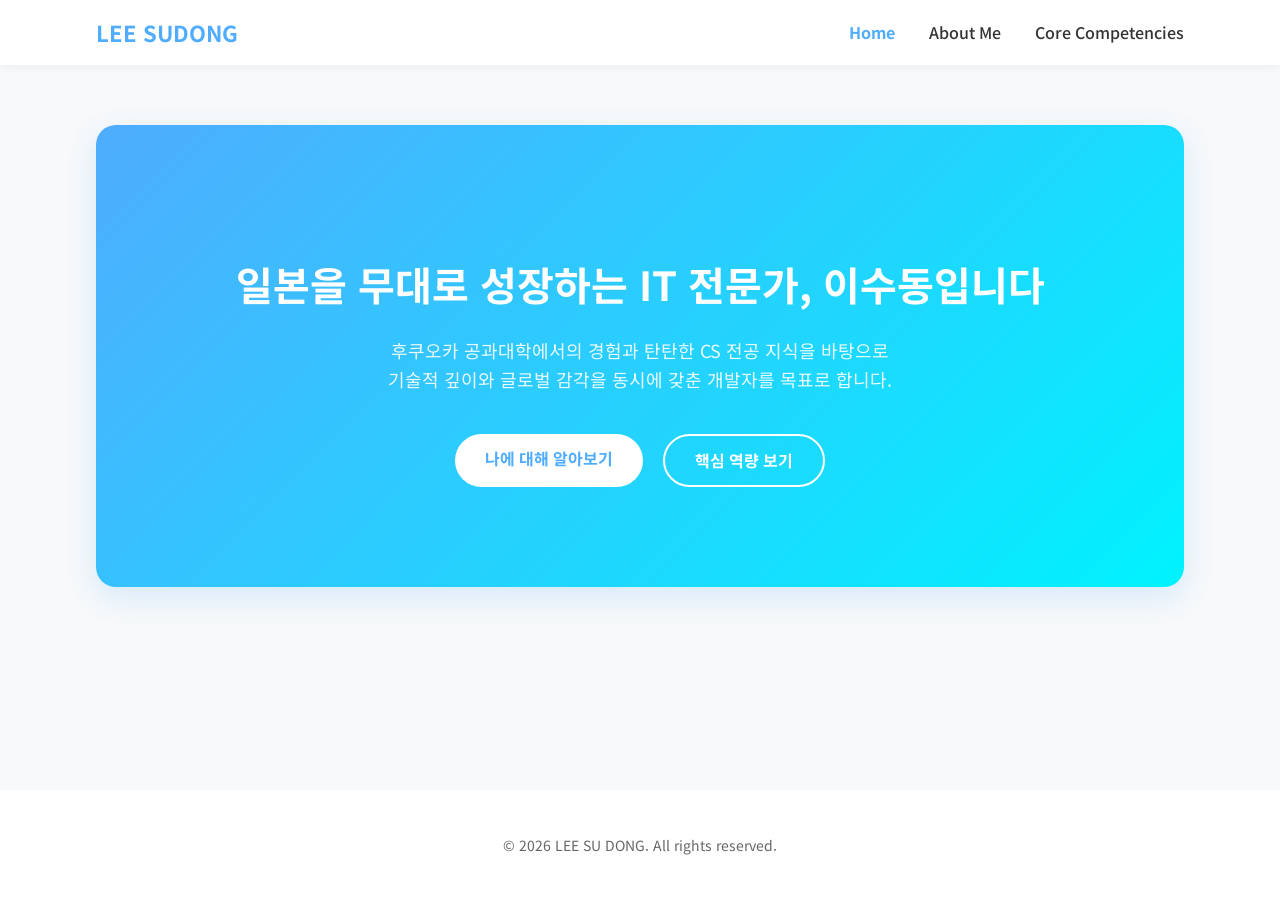
<file: 0727/index.html>
<!DOCTYPE html>
<html lang="ko">
<head>
    <meta charset="UTF-8">
    <meta name="viewport" content="width=device-width, initial-scale=1.0">
    <title>이수동 | 포트폴리오 메인</title>
    <link href="https://fonts.googleapis.com/css2?family=Noto+Sans+KR:wght@300;500;700&display=swap" rel="stylesheet">
    <link rel="stylesheet" href="style.css">
</head>
<body>
    <header>
        <div class="header-container">
            <div class="logo"><a href="index.html">LEE SUDONG </a></div>
            <nav>
                <a href="index.html" class="active">Home</a>
                <a href="about.html">About Me</a>
                <a href="projects.html">Core Competencies</a>
            </nav>
        </div>
    </header>

    <main>
        <div class="hero">
            <h1>일본을 무대로 성장하는 IT 전문가, 이수동입니다</h1>
            <p>후쿠오카 공과대학에서의 경험과 탄탄한 CS 전공 지식을 바탕으로<br>기술적 깊이와 글로벌 감각을 동시에 갖춘 개발자를 목표로 합니다.</p>
            <div class="btn-group">
                <a href="about.html" class="btn btn-primary">나에 대해 알아보기</a>
                <a href="projects.html" class="btn btn-outline">핵심 역량 보기</a>
            </div>
        </div>
    </main>

    <footer>
        <p>© 2026 LEE SU DONG. All rights reserved.</p>
    </footer>
</body>
</html>
</file>
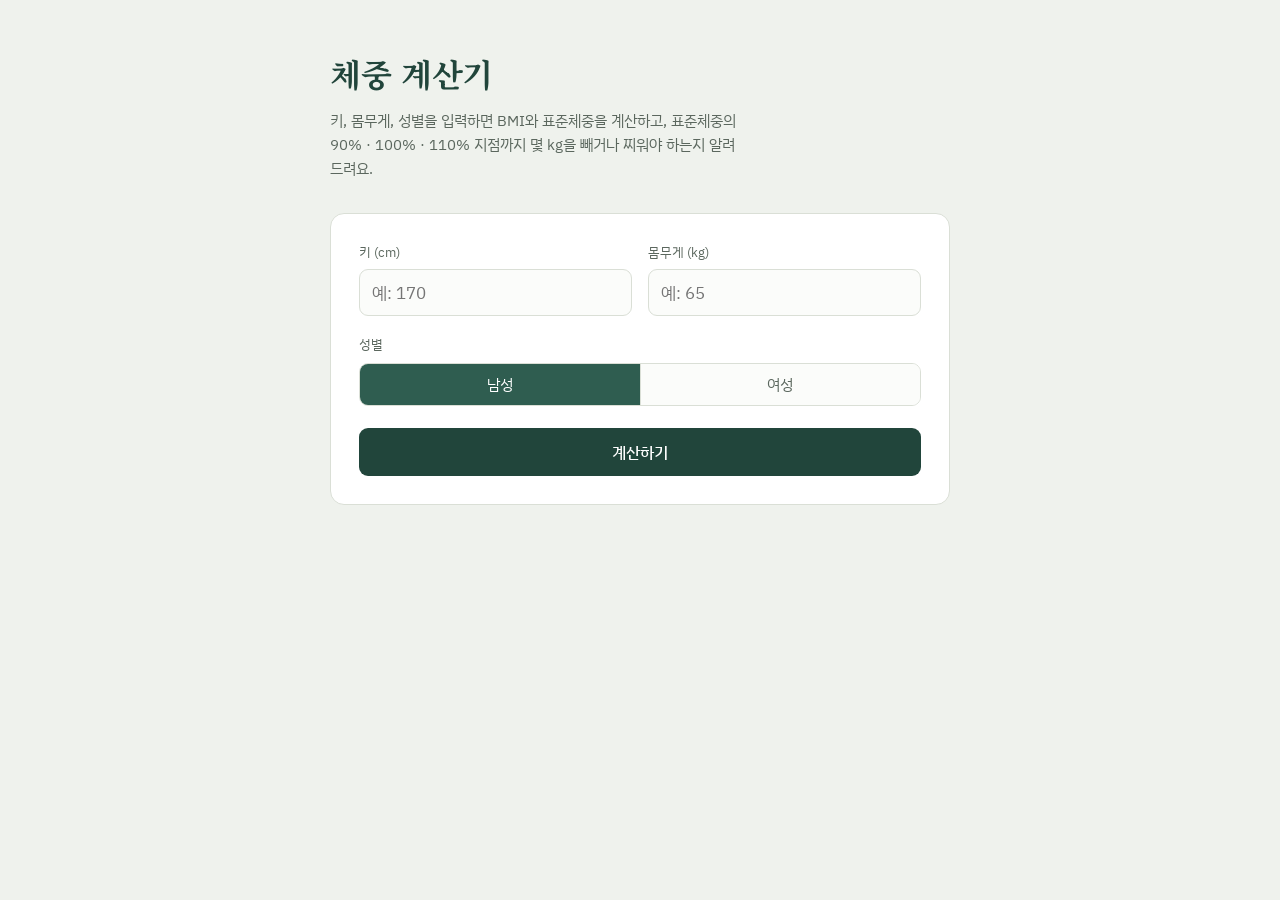
<file: 0915/bmi 계산기/index.html>
<!DOCTYPE html>
<html lang="ko">
<head>
<meta charset="UTF-8">
<meta name="viewport" content="width=device-width, initial-scale=1.0">
<title>체중 계산기</title>
<link rel="preconnect" href="https://fonts.googleapis.com">
<link rel="preconnect" href="https://fonts.gstatic.com" crossorigin>
<link href="https://fonts.googleapis.com/css2?family=Noto+Serif+KR:wght@500;700&family=IBM+Plex+Sans+KR:wght@400;500;600&display=swap" rel="stylesheet">
<style>
  :root{
    --bg: #EFF2ED;
    --surface: #FFFFFF;
    --line: #DADFD6;
    --ink: #1E2A22;
    --ink-soft: #5B675E;
    --pine: #2F5D50;
    --pine-deep: #21453B;
    --blue: #3E6E9E;
    --green: #2F6B4F;
    --amber: #B8842E;
    --rust: #B5502E;
  }
  *{ box-sizing: border-box; }
  html,body{ margin:0; padding:0; }
  body{
    background: var(--bg);
    color: var(--ink);
    font-family: 'IBM Plex Sans KR', sans-serif;
    line-height: 1.6;
    padding: 48px 20px 80px;
  }
  .page{
    max-width: 620px;
    margin: 0 auto;
  }
  header{ margin-bottom: 32px; }
  h1{
    font-family: 'Noto Serif KR', serif;
    font-weight: 700;
    font-size: 32px;
    margin: 0 0 10px;
    color: var(--pine-deep);
    letter-spacing: -0.01em;
  }
  .lede{
    margin: 0;
    color: var(--ink-soft);
    font-size: 15px;
    max-width: 46ch;
  }
  .card{
    background: var(--surface);
    border: 1px solid var(--line);
    border-radius: 14px;
    padding: 28px;
  }
  .card + .card{ margin-top: 20px; }
  .field-row{
    display: grid;
    grid-template-columns: 1fr 1fr;
    gap: 16px;
    margin-bottom: 18px;
  }
  label.field{ display:flex; flex-direction:column; gap:6px; }
  .field span{ font-size: 13px; color: var(--ink-soft); }
  input[type=number]{
    font-family: inherit;
    font-size: 17px;
    padding: 11px 12px;
    border: 1px solid var(--line);
    border-radius: 9px;
    background: #FBFCFA;
    color: var(--ink);
    width: 100%;
  }
  input[type=number]:focus{
    outline: 2px solid var(--pine);
    outline-offset: 1px;
    border-color: var(--pine);
  }
  .gender-field{ margin-bottom: 22px; }
  .gender-field > span{
    display:block;
    font-size: 13px;
    color: var(--ink-soft);
    margin-bottom: 8px;
  }
  .segmented{
    display: flex;
    border: 1px solid var(--line);
    border-radius: 9px;
    overflow: hidden;
  }
  .seg-btn{
    flex: 1;
    padding: 10px 0;
    border: none;
    background: #FBFCFA;
    color: var(--ink-soft);
    font-family: inherit;
    font-size: 15px;
    cursor: pointer;
    transition: background .15s ease, color .15s ease;
  }
  .seg-btn + .seg-btn{ border-left: 1px solid var(--line); }
  .seg-btn.active{
    background: var(--pine);
    color: #fff;
  }
  .submit-btn{
    width: 100%;
    padding: 13px 0;
    border: none;
    border-radius: 9px;
    background: var(--pine-deep);
    color: #fff;
    font-family: inherit;
    font-size: 16px;
    font-weight: 500;
    cursor: pointer;
    transition: background .15s ease;
  }
  .submit-btn:hover{ background: var(--pine); }

  .result{ display:none; }
  .result.show{ display:block; }

  .headline-row{
    display:flex;
    align-items: baseline;
    gap: 14px;
    flex-wrap: wrap;
    margin-bottom: 4px;
  }
  .bmi-number{
    font-family: 'Noto Serif KR', serif;
    font-weight: 700;
    font-size: 44px;
    color: var(--pine-deep);
    line-height: 1;
  }
  .bmi-unit{ font-size: 15px; color: var(--ink-soft); }
  .chip{
    display:inline-block;
    padding: 4px 11px;
    border-radius: 999px;
    font-size: 13px;
    font-weight: 500;
    color: #fff;
  }
  .sub-line{
    color: var(--ink-soft);
    font-size: 14px;
    margin: 4px 0 22px;
  }

  .bar-wrap{ margin: 26px 0 8px; }
  .bar-label-row{
    display:flex;
    justify-content: space-between;
    font-size: 12px;
    color: var(--ink-soft);
    margin-bottom: 6px;
  }
  .bar{
    position: relative;
    height: 10px;
    border-radius: 999px;
    background: linear-gradient(to right, var(--blue) 0 33.3%, var(--green) 33.3% 66.7%, var(--amber) 66.7% 83.3%, var(--rust) 83.3% 100%);
    margin: 0 3px;
  }
  .tick{
    position: absolute;
    top: -4px;
    width: 2px;
    height: 18px;
    background: var(--ink);
    opacity: 0.35;
    transform: translateX(-1px);
  }
  .tick-label{
    position: absolute;
    top: 16px;
    font-size: 11px;
    color: var(--ink-soft);
    transform: translateX(-50%);
    white-space: nowrap;
  }
  .marker{
    position: absolute;
    top: -9px;
    width: 0; height: 0;
    border-left: 7px solid transparent;
    border-right: 7px solid transparent;
    border-top: 9px solid var(--pine-deep);
    transform: translateX(-7px);
  }
  .bar-area{ position: relative; height: 44px; margin-bottom: 8px; }

  .targets{
    margin-top: 34px;
    display: flex;
    flex-direction: column;
    gap: 10px;
  }
  .target-row{
    display:flex;
    align-items: center;
    justify-content: space-between;
    gap: 12px;
    padding: 14px 16px;
    border: 1px solid var(--line);
    border-radius: 10px;
    background: #FBFCFA;
  }
  .target-left{ display:flex; flex-direction: column; gap: 3px; }
  .target-name{ font-size: 14px; font-weight: 500; }
  .target-weight{ font-size: 12px; color: var(--ink-soft); }
  .target-diff{
    font-size: 15px;
    font-weight: 600;
    white-space: nowrap;
  }
  .diff-down{ color: var(--rust); }
  .diff-up{ color: var(--blue); }
  .diff-none{ color: var(--green); }

  .note{
    margin-top: 22px;
    font-size: 12.5px;
    color: var(--ink-soft);
    border-top: 1px solid var(--line);
    padding-top: 14px;
  }

  @media (max-width: 480px){
    .field-row{ grid-template-columns: 1fr; }
    .bmi-number{ font-size: 38px; }
  }
</style>
</head>
<body>
<div class="page">
  <header>
    <h1>체중 계산기</h1>
    <p class="lede">키, 몸무게, 성별을 입력하면 BMI와 표준체중을 계산하고, 표준체중의 90% · 100% · 110% 지점까지 몇 kg을 빼거나 찌워야 하는지 알려드려요.</p>
  </header>

  <form id="calc-form" class="card">
    <div class="field-row">
      <label class="field">
        <span>키 (cm)</span>
        <input type="number" id="height" min="100" max="230" step="0.1" placeholder="예: 170" required>
      </label>
      <label class="field">
        <span>몸무게 (kg)</span>
        <input type="number" id="weight" min="20" max="250" step="0.1" placeholder="예: 65" required>
      </label>
    </div>
    <div class="gender-field">
      <span>성별</span>
      <div class="segmented" id="gender-toggle">
        <button type="button" class="seg-btn active" data-gender="male">남성</button>
        <button type="button" class="seg-btn" data-gender="female">여성</button>
      </div>
    </div>
    <button type="submit" class="submit-btn">계산하기</button>
  </form>

  <section id="result" class="card result">
    <div class="headline-row">
      <span class="bmi-number" id="bmi-value">0.0</span>
      <span class="bmi-unit">BMI</span>
      <span class="chip" id="bmi-chip">정상</span>
    </div>
    <p class="sub-line" id="sub-line">표준체중 0.0kg · 표준체중 대비 0%</p>

    <div class="bar-wrap">
      <div class="bar-area">
        <div class="bar" id="bar"></div>
      </div>
    </div>

    <div class="targets" id="targets"></div>

    <p class="note">표준체중은 (신장(cm) − 100) × 0.9(남성) / 0.85(여성)로 계산했어요. BMI 지수 자체는 18~40 내외 범위라, 말씀하신 90 · 100 · 110은 표준체중 대비 비율(%)로 해석해 표시했어요. 의학적 진단이 아닌 참고용 수치예요.</p>
  </section>
</div>

<script>
  const genderToggle = document.getElementById('gender-toggle');
  const heightInput = document.getElementById('height');
  const weightInput = document.getElementById('weight');
  let gender = 'male';

  genderToggle.addEventListener('click', (e) => {
    const btn = e.target.closest('.seg-btn');
    if(!btn) return;
    genderToggle.querySelectorAll('.seg-btn').forEach(b => b.classList.remove('active'));
    btn.classList.add('active');
    gender = btn.dataset.gender;
    calculate();
  });

  function bmiCategory(bmi){
    if(bmi < 18.5) return {label:'저체중', color:'var(--blue)'};
    if(bmi < 23) return {label:'정상', color:'var(--green)'};
    if(bmi < 25) return {label:'과체중', color:'var(--amber)'};
    if(bmi < 30) return {label:'비만 1단계', color:'var(--rust)'};
    return {label:'비만 2단계 이상', color:'var(--rust)'};
  }

  function pctCategory(pct){
    if(pct < 90) return {label:'저체중', color:'var(--blue)'};
    if(pct <= 110) return {label:'정상', color:'var(--green)'};
    if(pct <= 120) return {label:'과체중', color:'var(--amber)'};
    return {label:'비만', color:'var(--rust)'};
  }

  function fmt(n){ return (Math.round(n*10)/10).toFixed(1); }

  const form = document.getElementById('calc-form');
  const result = document.getElementById('result');

  function calculate(){
    const heightCm = parseFloat(heightInput.value);
    const weightKg = parseFloat(weightInput.value);
    if(!heightCm || !weightKg || heightCm <= 0 || weightKg <= 0){
      result.classList.remove('show');
      return;
    }

    const heightM = heightCm / 100;
    const bmi = weightKg / (heightM * heightM);
    const standard = gender === 'male' ? (heightCm - 100) * 0.9 : (heightCm - 100) * 0.85;
    const pct = (weightKg / standard) * 100;

    const bCat = bmiCategory(bmi);
    const pCat = pctCategory(pct);

    document.getElementById('bmi-value').textContent = fmt(bmi);
    const chip = document.getElementById('bmi-chip');
    chip.textContent = bCat.label;
    chip.style.background = bCat.color;

    document.getElementById('sub-line').innerHTML =
      `표준체중 <strong>${fmt(standard)}kg</strong> · 표준체중 대비 <strong>${fmt(pct)}%</strong> (${pCat.label})`;

    // bar marker
    const bar = document.getElementById('bar');
    bar.querySelectorAll('.tick, .tick-label, .marker').forEach(el => el.remove());

    const rangeMin = 70, rangeMax = 130;
    const posOf = (v) => Math.max(0, Math.min(100, ((v - rangeMin) / (rangeMax - rangeMin)) * 100));

    [90, 100, 110].forEach(v => {
      const tick = document.createElement('div');
      tick.className = 'tick';
      tick.style.left = posOf(v) + '%';
      bar.appendChild(tick);
      const label = document.createElement('div');
      label.className = 'tick-label';
      label.style.left = posOf(v) + '%';
      label.textContent = v + '%';
      bar.appendChild(label);
    });

    const marker = document.createElement('div');
    marker.className = 'marker';
    marker.style.left = posOf(pct) + '%';
    bar.appendChild(marker);

    // targets
    const targetsEl = document.getElementById('targets');
    targetsEl.innerHTML = '';
    [90, 100, 110].forEach(v => {
      const targetWeight = standard * (v / 100);
      const diff = weightKg - targetWeight;
      const row = document.createElement('div');
      row.className = 'target-row';

      let diffText, diffClass;
      if(Math.abs(diff) < 0.05){
        diffText = '이미 도달';
        diffClass = 'diff-none';
      } else if(diff > 0){
        diffText = `▼ ${fmt(diff)}kg 감량`;
        diffClass = 'diff-down';
      } else {
        diffText = `▲ ${fmt(-diff)}kg 증량`;
        diffClass = 'diff-up';
      }

      row.innerHTML = `
        <div class="target-left">
          <span class="target-name">표준체중 ${v}%</span>
          <span class="target-weight">목표 ${fmt(targetWeight)}kg</span>
        </div>
        <span class="target-diff ${diffClass}">${diffText}</span>
      `;
      targetsEl.appendChild(row);
    });

    result.classList.add('show');
  }

  heightInput.addEventListener('input', calculate);
  weightInput.addEventListener('input', calculate);

  form.addEventListener('submit', (e) => {
    e.preventDefault();
    calculate();
    if(result.classList.contains('show')){
      result.scrollIntoView({ behavior: 'smooth', block: 'nearest' });
    }
  });
</script>
</body>
</html>
</file>
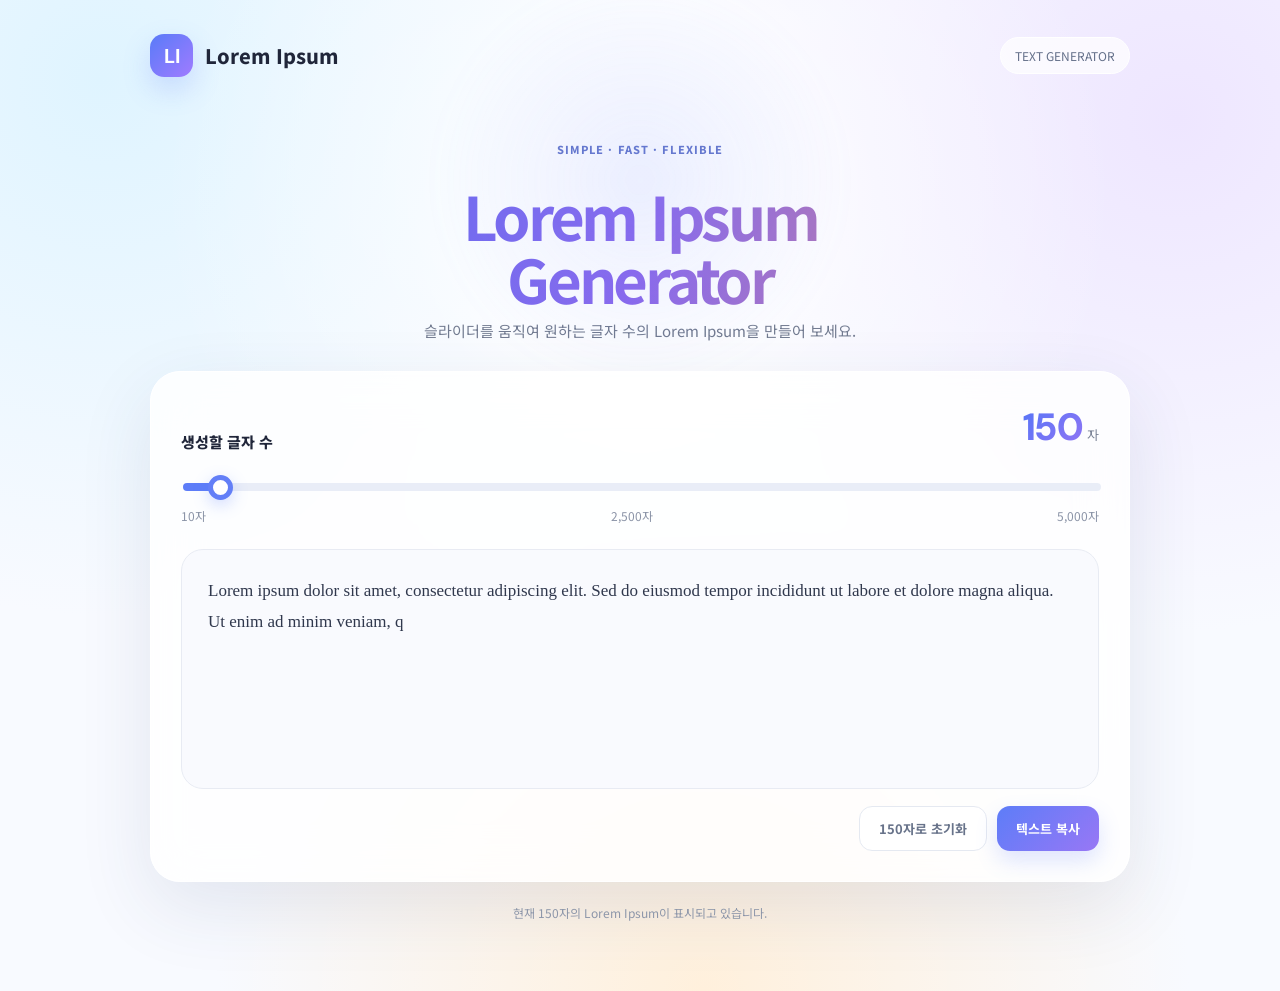
<file: 0915/Lorem Ipsum 생성기/index.html>
<!DOCTYPE html>
<html lang="ko">
<head>
<meta charset="UTF-8">
<meta name="viewport" content="width=device-width, initial-scale=1.0">
<title>Lorem Ipsum Generator</title>
<style>
@import url('https://fonts.googleapis.com/css2?family=DM+Sans:wght@500;600;700;800&family=Noto+Sans+KR:wght@400;600;700;800&display=swap');
:root{--mx:50%;--my:20%;--ink:#20263a;--muted:#727b90}
*{box-sizing:border-box}
body{margin:0;min-height:100vh;font-family:"Noto Sans KR","DM Sans",sans-serif;color:var(--ink);
background:radial-gradient(circle at var(--mx) var(--my),rgba(255,255,255,.98) 0 7%,rgba(255,255,255,.4) 23%,transparent 47%),
radial-gradient(circle at 8% 8%,#dff4ff,transparent 36%),
radial-gradient(circle at 92% 12%,#eee6ff,transparent 35%),
radial-gradient(circle at 55% 100%,#fff0dc,transparent 40%),#f8faff;overflow-x:hidden}
body:before{content:"";position:fixed;pointer-events:none;width:430px;height:430px;border-radius:50%;
left:calc(var(--mx) - 215px);top:calc(var(--my) - 215px);
background:radial-gradient(circle,rgba(106,133,255,.14),transparent 68%);filter:blur(12px);transition:left .55s ease,top .55s ease}
.wrap{width:min(980px,92%);margin:auto;padding:34px 0 70px}
header{display:flex;justify-content:space-between;align-items:center;margin-bottom:55px}
.brand{display:flex;align-items:center;gap:12px;font-weight:800;font-size:20px}
.mark{width:43px;height:43px;border-radius:14px;display:grid;place-items:center;color:#fff;font-family:"DM Sans";
background:linear-gradient(135deg,#597bf8,#a07bff);box-shadow:0 12px 28px rgba(91,124,250,.22)}
.badge{font-size:12px;color:#64708a;padding:9px 14px;border-radius:999px;background:rgba(255,255,255,.72);border:1px solid #fff}
.hero{text-align:center;margin-bottom:30px}
.eyebrow{display:inline-block;padding:8px 13px;border-radius:999px;background:#ffffffb8;border:1px solid #fff;color:#6577ca;font-size:11px;font-weight:800;letter-spacing:.1em}
h1{font-size:clamp(35px,6vw,60px);line-height:1.05;letter-spacing:-.055em;margin:17px 0 11px;
background:linear-gradient(100deg,#4d70f5,#8b69ec,#dc8c78);-webkit-background-clip:text;background-clip:text;color:transparent}
.hero p{margin:0;color:var(--muted);font-size:15px}
.card{background:rgba(255,255,255,.82);backdrop-filter:blur(24px);border:1px solid #fff;border-radius:30px;
box-shadow:0 25px 75px rgba(45,60,110,.11);padding:30px}
.control-head{display:flex;justify-content:space-between;align-items:end;margin-bottom:20px}
.control-title{font-size:15px;font-weight:800}.count{font-family:"DM Sans";font-size:38px;font-weight:800;
background:linear-gradient(135deg,#5375f7,#9475f4);-webkit-background-clip:text;background-clip:text;color:transparent}
.unit{font-size:13px;color:#7a8396;margin-left:3px}
input[type=range]{width:100%;height:8px;appearance:none;-webkit-appearance:none;border-radius:99px;outline:0;
background:linear-gradient(90deg,#5d7df8 var(--value,3%),#e9edf7 var(--value,3%));cursor:pointer}
input[type=range]::-webkit-slider-thumb{appearance:none;-webkit-appearance:none;width:25px;height:25px;border-radius:50%;
background:#fff;border:5px solid #637ff7;box-shadow:0 5px 16px rgba(91,124,250,.28)}
input[type=range]::-moz-range-thumb{width:17px;height:17px;border-radius:50%;background:#fff;border:5px solid #637ff7;box-shadow:0 5px 16px rgba(91,124,250,.28)}
.scale{display:flex;justify-content:space-between;color:#8b94a7;font-size:12px;margin-top:11px}
.textbox{margin-top:25px;padding:26px;border-radius:22px;background:rgba(249,250,254,.88);border:1px solid #e8ebf3;
font-family:Georgia,"Times New Roman",serif;font-size:17px;line-height:1.8;min-height:240px;white-space:pre-wrap;
word-break:break-word;color:#30384d}
.actions{display:flex;justify-content:flex-end;gap:10px;margin-top:17px}
button{border:0;border-radius:13px;padding:12px 19px;font:700 13px "Noto Sans KR";cursor:pointer;transition:.2s}
button:hover{transform:translateY(-1px)}
.copy{color:#fff;background:linear-gradient(135deg,#5d7df8,#9877f5);box-shadow:0 10px 22px rgba(91,124,250,.2)}
.reset{background:#fff;color:#68738a;border:1px solid #e5e9f1}
.hint{text-align:center;color:#929bad;font-size:12px;margin-top:22px}
@media(max-width:600px){header{margin-bottom:38px}.card{padding:20px}.textbox{font-size:16px;padding:20px}.control-head{align-items:center}}
</style>
</head>
<body>
<div class="wrap">
<header>
  <div class="brand"><div class="mark">LI</div><span>Lorem Ipsum</span></div>
  <div class="badge">TEXT GENERATOR</div>
</header>

<section class="hero">
  <span class="eyebrow">SIMPLE · FAST · FLEXIBLE</span>
  <h1>Lorem Ipsum<br>Generator</h1>
  <p>슬라이더를 움직여 원하는 글자 수의 Lorem Ipsum을 만들어 보세요.</p>
</section>

<section class="card">
  <div class="control-head">
    <div class="control-title">생성할 글자 수</div>
    <div><span class="count" id="count">150</span><span class="unit">자</span></div>
  </div>

  <input id="slider" type="range" min="10" max="5000" value="150" step="1" aria-label="생성할 글자 수">
  <div class="scale"><span>10자</span><span>2,500자</span><span>5,000자</span></div>

  <div class="textbox" id="output"></div>

  <div class="actions">
    <button class="reset" id="reset">150자로 초기화</button>
    <button class="copy" id="copy">텍스트 복사</button>
  </div>
</section>
<div class="hint" id="hint">현재 150자의 Lorem Ipsum이 표시되고 있습니다.</div>
</div>

<script>
const lorem=`Lorem ipsum dolor sit amet, consectetur adipiscing elit. Sed do eiusmod tempor incididunt ut labore et dolore magna aliqua. Ut enim ad minim veniam, quis nostrud exercitation ullamco laboris nisi ut aliquip ex ea commodo consequat. Duis aute irure dolor in reprehenderit in voluptate velit esse cillum dolore eu fugiat nulla pariatur. Excepteur sint occaecat cupidatat non proident, sunt in culpa qui officia deserunt mollit anim id est laborum. Curabitur pretium tincidunt lacus. Nulla gravida orci a odio. Nullam varius, turpis et commodo pharetra, est eros bibendum elit, nec luctus magna felis sollicitudin mauris. Integer in mauris eu nibh euismod gravida. Duis ac tellus et risus vulputate vehicula. Donec lobortis risus a elit. Etiam tempor. Ut ullamcorper, ligula eu tempor congue, eros est euismod turpis, id tincidunt sapien risus a quam.`;

const slider=document.getElementById("slider"),count=document.getElementById("count"),output=document.getElementById("output"),
hint=document.getElementById("hint"),copy=document.getElementById("copy"),reset=document.getElementById("reset");

function makeText(n){
  let text="";
  let i=0;
  while(text.length<n){
    if(i>0) text+=" ";
    text+=lorem;
    i++;
  }
  return text.slice(0,n);
}
function update(){
  const n=Number(slider.value);
  count.textContent=n.toLocaleString();
  slider.style.setProperty("--value",((n-10)/(5000-10)*100)+"%");
  output.textContent=makeText(n);
  hint.textContent=`현재 ${n.toLocaleString()}자의 Lorem Ipsum이 표시되고 있습니다.`;
}
slider.addEventListener("input",update);
reset.addEventListener("click",()=>{slider.value=150;update()});
copy.addEventListener("click",async()=>{
  try{
    await navigator.clipboard.writeText(output.textContent);
    copy.textContent="복사 완료 ✓";
    setTimeout(()=>copy.textContent="텍스트 복사",1300);
  }catch(e){
    const ta=document.createElement("textarea");ta.value=output.textContent;document.body.appendChild(ta);ta.select();
    document.execCommand("copy");ta.remove();copy.textContent="복사 완료 ✓";setTimeout(()=>copy.textContent="텍스트 복사",1300);
  }
});
document.addEventListener("mousemove",e=>{
  document.documentElement.style.setProperty("--mx",e.clientX+"px");
  document.documentElement.style.setProperty("--my",e.clientY+"px");
});
update();
</script>
</body>
</html>
</file>
<file: 0727/style.css>
@charset "UTF-8";

:root {
    --primary-color: #4facfe;
    --secondary-color: #00f2fe;
    --accent-color: #ffd54f;
    --text-main: #333333;
    --text-light: #666666;
    --bg-color: #f7f9fa;
    --card-bg: #ffffff;
}

body {
    background-color: var(--bg-color);
    color: var(--text-main);
    font-family: 'Noto Sans KR', sans-serif;
    margin: 0;
    padding: 0;
    line-height: 1.6;
    display: flex;
    flex-direction: column;
    min-height: 100vh;
}

header {
    background-color: rgba(255, 255, 255, 0.95);
    box-shadow: 0 2px 10px rgba(0,0,0,0.05);
    position: sticky;
    top: 0;
    z-index: 100;
    padding: 15px 0;
}

.header-container {
    width: 85%;
    max-width: 1100px;
    margin: 0 auto;
    display: flex;
    justify-content: space-between;
    align-items: center;
}

.header-container .logo a {
    font-weight: 700;
    font-size: 22px;
    color: var(--primary-color);
    text-decoration: none;
}

nav a {
    text-decoration: none;
    color: var(--text-main);
    margin-left: 30px;
    font-weight: 500;
    font-size: 16px;
    transition: color 0.3s;
}

nav a:hover, nav a.active {
    color: var(--primary-color);
    font-weight: 700;
}

main {
    flex: 1;
    width: 85%;
    max-width: 1100px;
    margin: 40px auto;
}

.hero {
    background: linear-gradient(135deg, var(--primary-color) 0%, var(--secondary-color) 100%);
    color: white;
    text-align: center;
    padding: 100px 20px;
    border-radius: 20px;
    margin-top: 20px;
    box-shadow: 0 10px 30px rgba(79, 172, 254, 0.2);
}

.hero h1 {
    font-size: 40px;
    margin-bottom: 20px;
    font-weight: 700;
}

.hero p {
    font-size: 18px;
    opacity: 0.9;
    margin-bottom: 40px;
}

.btn-group {
    display: flex;
    justify-content: center;
    gap: 20px;
}

.btn {
    display: inline-block;
    padding: 12px 30px;
    border-radius: 30px;
    text-decoration: none;
    font-weight: 700;
    transition: transform 0.3s, box-shadow 0.3s;
}

.btn-primary {
    background-color: white;
    color: var(--primary-color);
}

.btn-outline {
    background-color: transparent;
    color: white;
    border: 2px solid white;
}

.btn:hover {
    transform: translateY(-3px);
    box-shadow: 0 5px 15px rgba(0,0,0,0.1);
}

.page-title {
    color: var(--primary-color);
    font-size: 32px;
    margin-bottom: 40px;
    text-align: center;
}

.about-container {
    display: flex;
    flex-wrap: wrap;
    gap: 40px;
    background: var(--card-bg);
    padding: 50px;
    border-radius: 20px;
    box-shadow: 0 4px 20px rgba(0,0,0,0.03);
}

.profile-img {
    flex: 1;
    min-width: 250px;
    text-align: center;
}

.profile-img img {
    width: 100%;
    max-width: 300px;
    border-radius: 20px;
    box-shadow: 0 10px 20px rgba(0,0,0,0.1);
}

.about-details {
    flex: 2;
    min-width: 300px;
}

.info-box {
    margin-bottom: 25px;
    padding-left: 20px;
    border-left: 4px solid var(--primary-color);
}

.info-box h3 {
    margin: 0 0 5px 0;
    font-size: 18px;
}

.info-box p {
    margin: 0;
    color: var(--text-light);
    font-size: 15px;
}

.contact-box {
    background-color: #f8fbff;
    padding: 20px;
    border-radius: 15px;
    margin-top: 30px;
}
.contact-box p { margin: 10px 0; }
.contact-box a { color: var(--primary-color); text-decoration: none; font-weight: 500;}

.section-title {
    font-size: 24px;
    border-bottom: 2px solid #eee;
    padding-bottom: 10px;
    margin: 40px 0 20px 0;
    color: var(--text-main);
}

.skills-grid {
    display: grid;
    grid-template-columns: repeat(auto-fit, minmax(300px, 1fr));
    gap: 20px;
    margin-bottom: 50px;
}

.skill-card {
    background: var(--card-bg);
    padding: 30px;
    border-radius: 15px;
    box-shadow: 0 4px 15px rgba(0,0,0,0.02);
}

.project-card {
    background: var(--card-bg);
    padding: 40px;
    border-radius: 20px;
    margin-bottom: 30px;
    box-shadow: 0 4px 15px rgba(0,0,0,0.03);
    transition: transform 0.3s;
}

.project-card:hover {
    transform: translateY(-5px);
    box-shadow: 0 10px 25px rgba(0,0,0,0.06);
}

.project-card h3 {
    color: var(--primary-color);
    margin-top: 0;
    font-size: 22px;
}

.project-card h4 {
    color: var(--text-light);
    font-weight: 400;
    margin-bottom: 20px;
}

.project-card ul {
    padding-left: 20px;
    color: var(--text-main);
}

.project-card li {
    margin-bottom: 10px;
}

footer {
    text-align: center;
    padding: 30px;
    color: var(--text-light);
    font-size: 14px;
    background-color: white;
    margin-top: auto;
}
</file>
